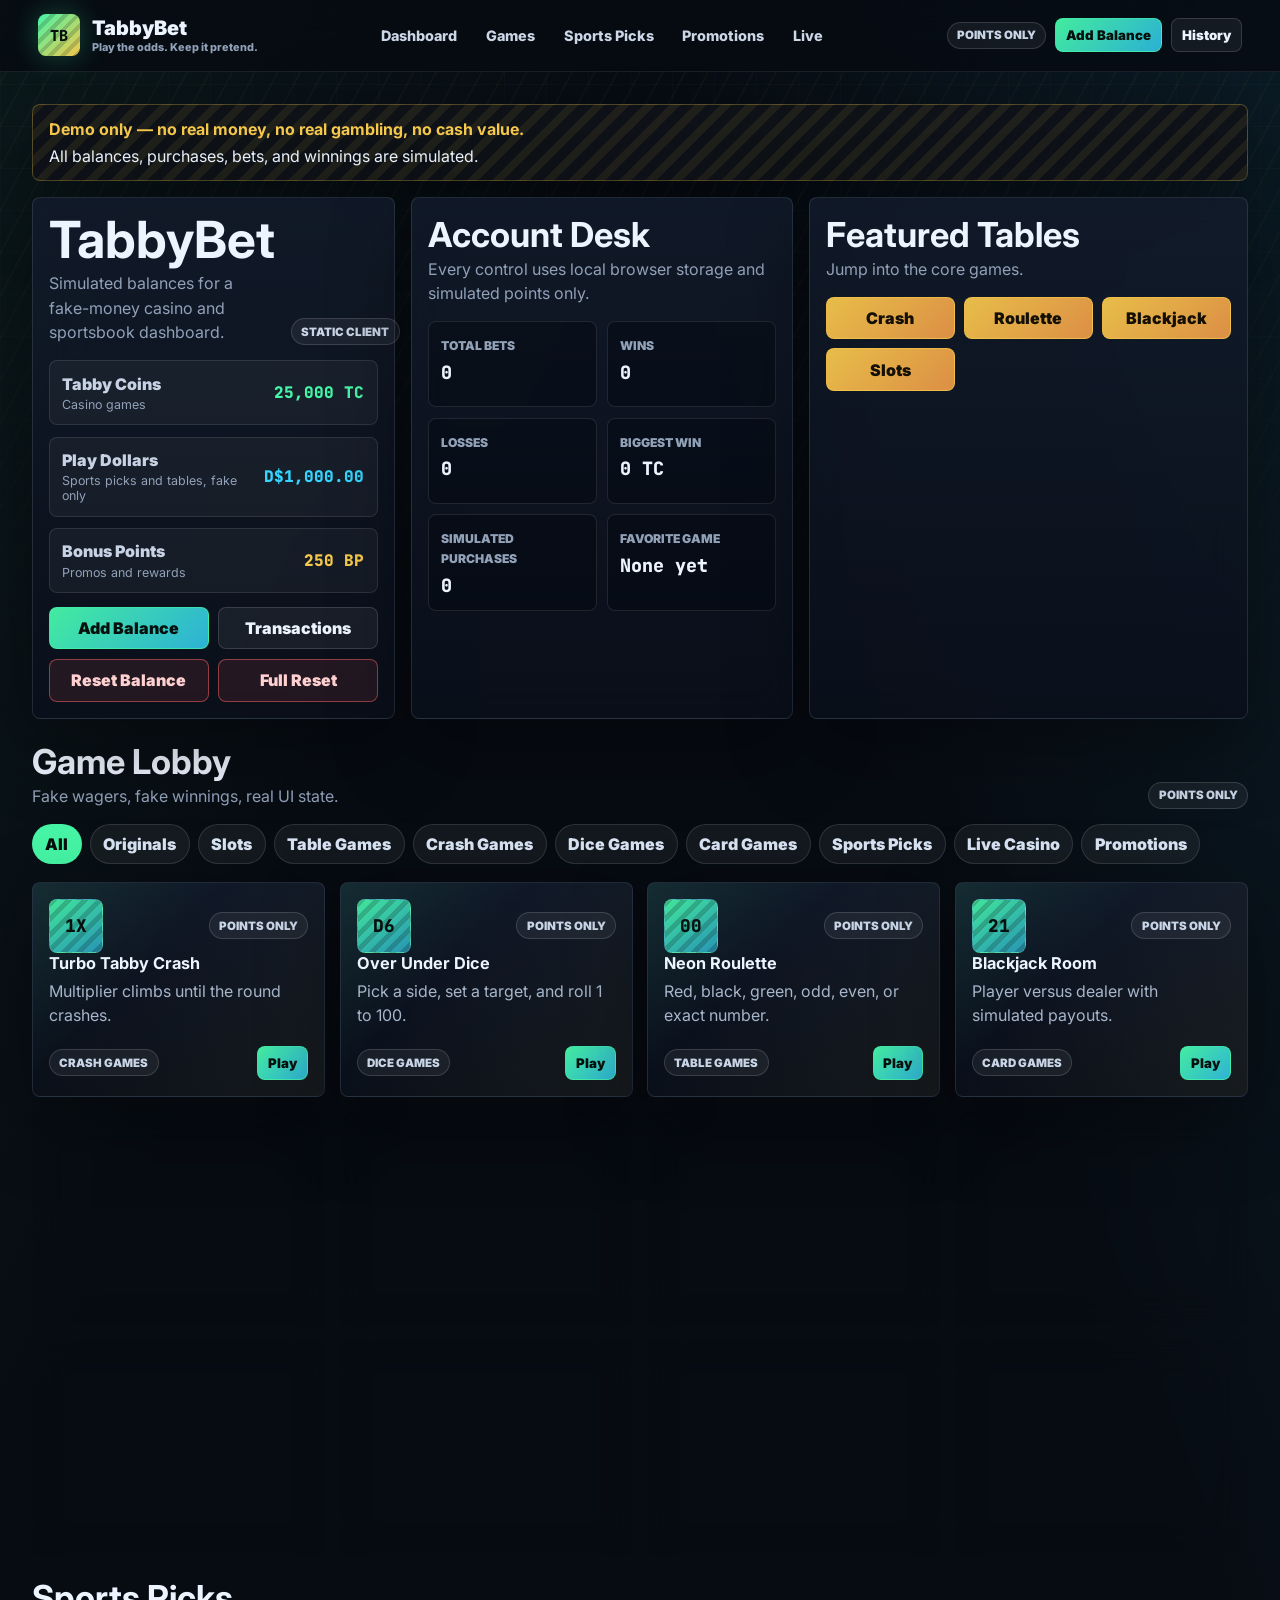
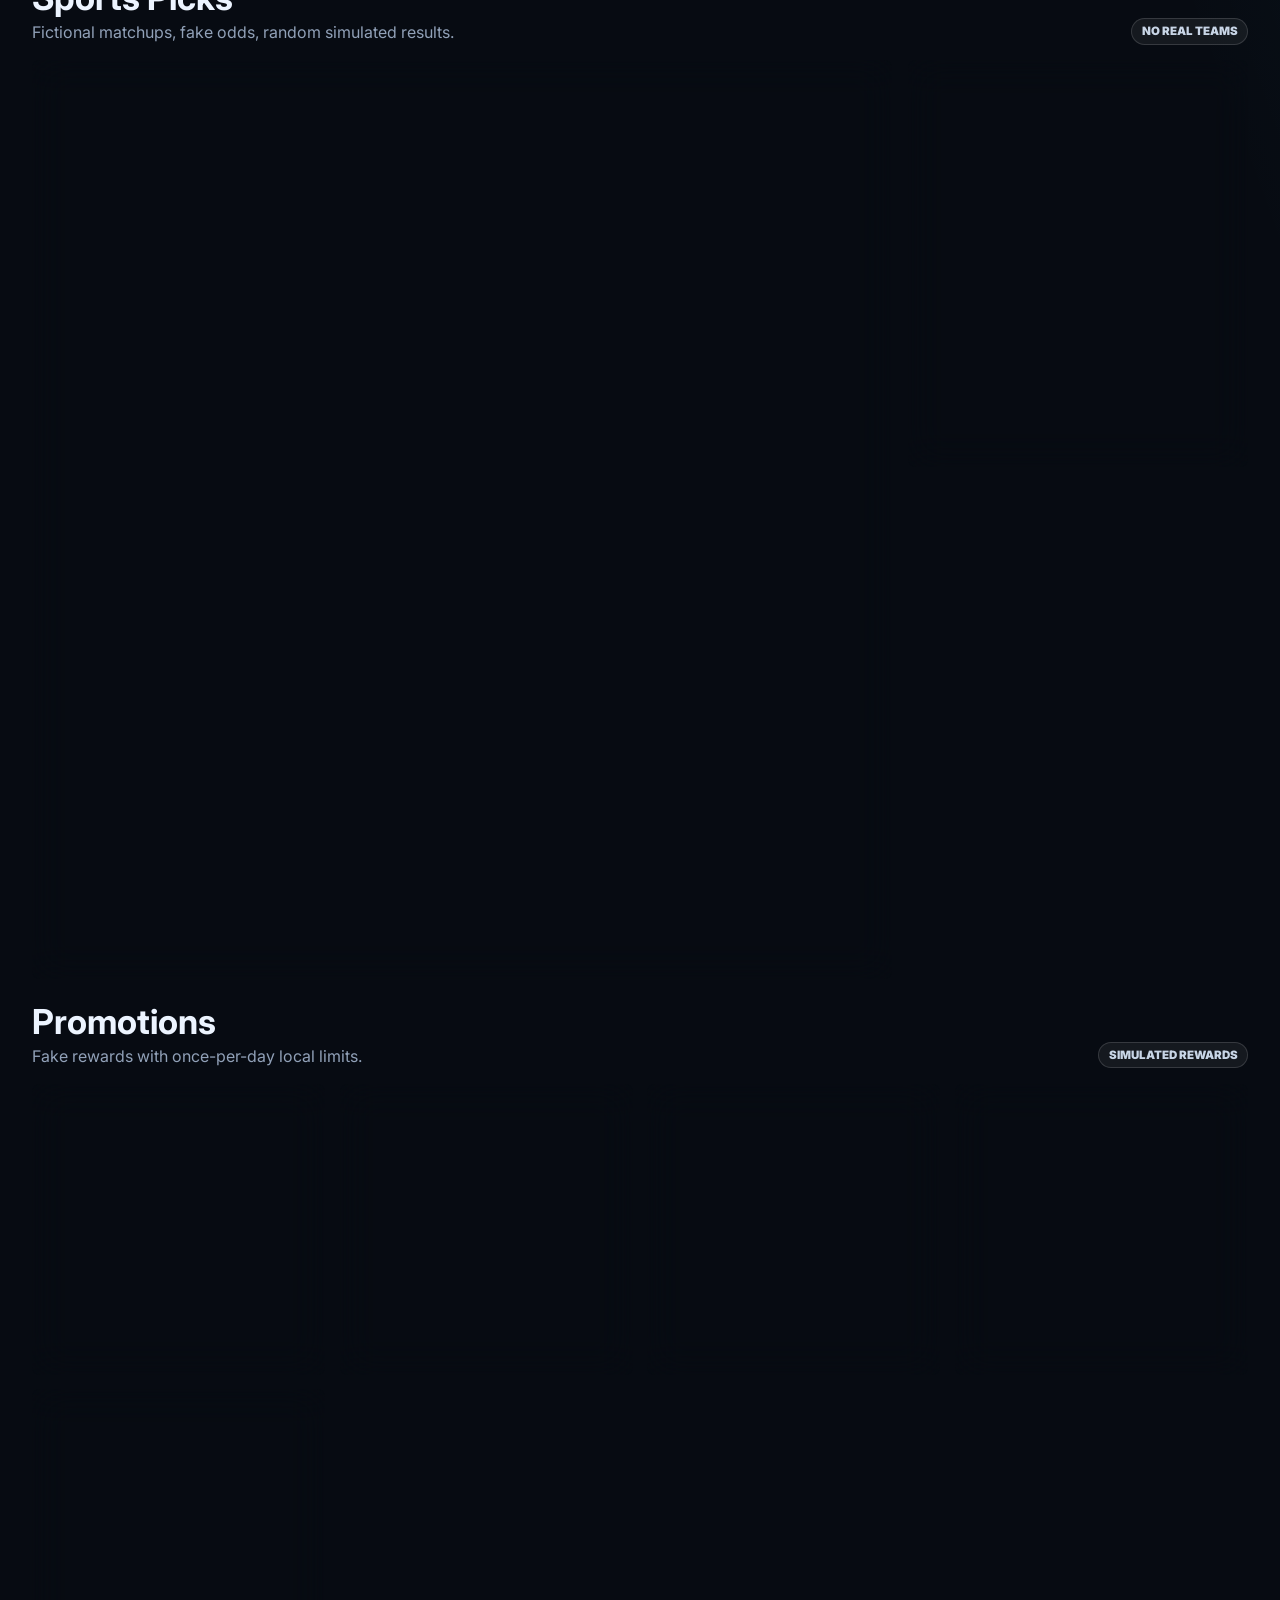
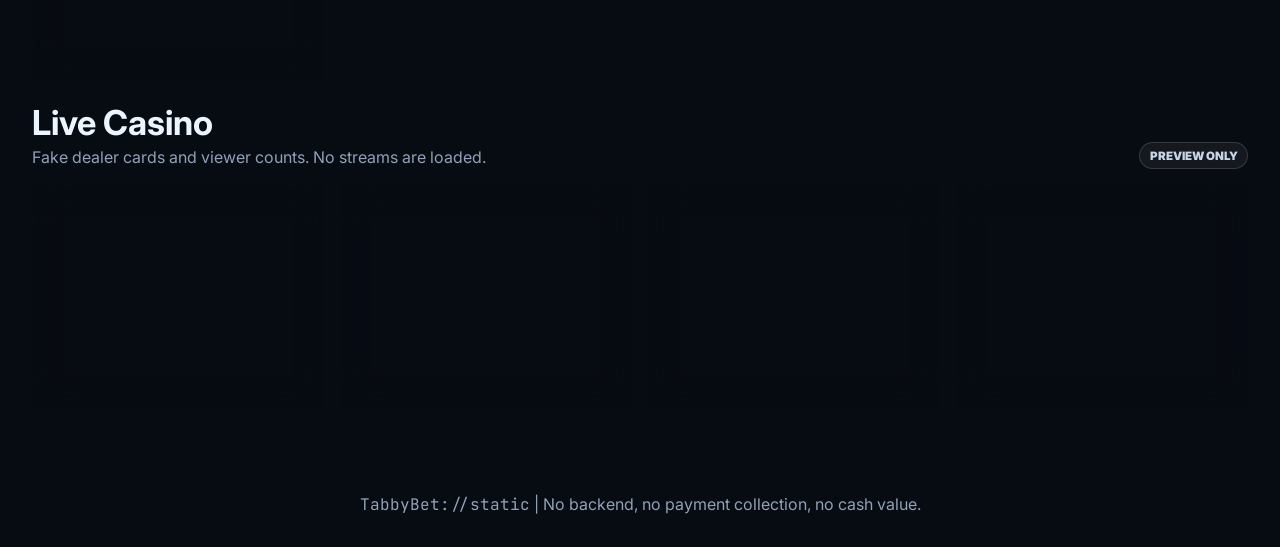
<file: index.html>
<!doctype html>
<html lang="en">
<head>
  <meta charset="utf-8">
  <meta name="viewport" content="width=device-width, initial-scale=1">
  <title>TabbyBet - Simulated Casino and Sportsbook</title>
  <link rel="preconnect" href="https://fonts.googleapis.com">
  <link rel="preconnect" href="https://fonts.gstatic.com" crossorigin>
  <link href="https://fonts.googleapis.com/css2?family=Inter:wght@400;500;600;700;800;900&family=JetBrains+Mono:wght@500;700;800&display=swap" rel="stylesheet">
  <style>
    :root {
      --bg: #070b12;
      --bg-soft: #0b111d;
      --panel: rgba(13, 20, 33, .88);
      --panel-strong: rgba(18, 27, 43, .96);
      --line: rgba(142, 165, 194, .18);
      --line-strong: rgba(70, 245, 165, .34);
      --text: #ecf4ff;
      --muted: #91a1b8;
      --green: #46f5a5;
      --cyan: #35d5ff;
      --gold: #f5c84c;
      --pink: #ff5fa3;
      --purple: #9b7cff;
      --red: #ff6262;
      --shadow: 0 24px 80px rgba(0, 0, 0, .36);
    }

    * { box-sizing: border-box; }
    html { scroll-behavior: smooth; }
    body {
      min-height: 100vh;
      margin: 0;
      color: var(--text);
      background:
        linear-gradient(115deg, rgba(70, 245, 165, .06), transparent 24%),
        linear-gradient(250deg, rgba(53, 213, 255, .08), transparent 26%),
        var(--bg);
      font-family: Inter, system-ui, -apple-system, BlinkMacSystemFont, "Segoe UI", sans-serif;
      letter-spacing: 0;
    }

    body:before {
      content: "";
      position: fixed;
      inset: 0;
      z-index: -1;
      background:
        linear-gradient(rgba(255, 255, 255, .025) 1px, transparent 1px),
        linear-gradient(90deg, rgba(255, 255, 255, .018) 1px, transparent 1px),
        repeating-linear-gradient(118deg, transparent 0 18px, rgba(245, 200, 76, .035) 18px 20px);
      background-size: 42px 42px, 42px 42px, auto;
      mask-image: linear-gradient(to bottom, #000 0%, transparent 92%);
      pointer-events: none;
    }

    button, input, select { font: inherit; }
    button { cursor: pointer; }
    button:disabled { cursor: not-allowed; opacity: .56; }
    a { color: inherit; text-decoration: none; }
    label { display: grid; gap: .42rem; color: #c8d5e6; font-size: .88rem; font-weight: 800; }
    input, select {
      width: 100%;
      border: 1px solid var(--line);
      border-radius: 8px;
      background: rgba(4, 8, 15, .72);
      color: var(--text);
      padding: .75rem .78rem;
      outline: none;
    }
    input:focus, select:focus, button:focus-visible, a:focus-visible {
      outline: 2px solid var(--green);
      outline-offset: 2px;
    }

    .mono { font-family: "JetBrains Mono", ui-monospace, SFMono-Regular, Consolas, monospace; }
    .topbar {
      position: sticky;
      top: 0;
      z-index: 40;
      display: grid;
      grid-template-columns: auto minmax(0, 1fr) auto;
      align-items: center;
      gap: 1rem;
      padding: .9rem clamp(1rem, 3vw, 2.4rem);
      border-bottom: 1px solid rgba(255, 255, 255, .08);
      background: rgba(7, 11, 18, .84);
      backdrop-filter: blur(20px);
    }

    .brand {
      display: inline-flex;
      align-items: center;
      gap: .7rem;
      font-weight: 900;
      font-size: 1.25rem;
    }
    .brand-mark {
      display: grid;
      place-items: center;
      width: 42px;
      height: 42px;
      border-radius: 8px;
      color: #08110e;
      background:
        repeating-linear-gradient(135deg, rgba(0, 0, 0, .16) 0 4px, transparent 4px 9px),
        linear-gradient(135deg, var(--green), var(--gold));
      box-shadow: 0 0 28px rgba(70, 245, 165, .28);
      font-family: "JetBrains Mono", monospace;
      font-size: .95rem;
    }
    .brand-name { display: grid; line-height: 1; }
    .brand-name small { color: var(--muted); font-size: .68rem; font-weight: 800; margin-top: .24rem; }

    .nav-links {
      display: flex;
      justify-content: center;
      flex-wrap: wrap;
      gap: .35rem;
    }
    .nav-links a {
      border-radius: 8px;
      padding: .58rem .72rem;
      color: #cbd7e7;
      font-weight: 800;
      font-size: .9rem;
    }
    .nav-links a:hover { background: rgba(255, 255, 255, .07); color: var(--green); }

    .top-actions { display: flex; align-items: center; justify-content: flex-end; gap: .55rem; flex-wrap: wrap; }
    .badge {
      display: inline-flex;
      align-items: center;
      gap: .35rem;
      width: fit-content;
      border: 1px solid rgba(70, 245, 165, .36);
      border-radius: 999px;
      background: rgba(70, 245, 165, .1);
      color: var(--green);
      padding: .34rem .58rem;
      font-size: .72rem;
      font-weight: 900;
      text-transform: uppercase;
      white-space: nowrap;
    }
    .badge.accent { border-color: rgba(245, 200, 76, .42); color: var(--gold); background: rgba(245, 200, 76, .11); }
    .badge.soft { border-color: rgba(255, 255, 255, .14); color: #c8d5e6; background: rgba(255, 255, 255, .06); }
    .badge.loss { border-color: rgba(255, 98, 98, .35); color: #ffb4b4; background: rgba(255, 98, 98, .1); }
    .badge.win { border-color: rgba(70, 245, 165, .35); color: var(--green); background: rgba(70, 245, 165, .1); }

    .btn {
      min-height: 40px;
      border: 1px solid rgba(255, 255, 255, .14);
      border-radius: 8px;
      color: var(--text);
      background: rgba(255, 255, 255, .06);
      padding: .65rem .86rem;
      font-weight: 900;
      transition: transform .18s ease, border-color .18s ease, background .18s ease, box-shadow .18s ease;
    }
    .btn:hover:not(:disabled) {
      transform: translateY(-1px);
      border-color: rgba(70, 245, 165, .55);
      box-shadow: 0 12px 34px rgba(0, 0, 0, .28);
    }
    .btn.primary {
      border-color: rgba(70, 245, 165, .65);
      background: linear-gradient(135deg, rgba(70, 245, 165, .96), rgba(53, 213, 255, .82));
      color: #06100d;
    }
    .btn.gold {
      border-color: rgba(245, 200, 76, .68);
      background: linear-gradient(135deg, rgba(245, 200, 76, .94), rgba(255, 164, 75, .86));
      color: #151006;
    }
    .btn.danger { border-color: rgba(255, 98, 98, .52); color: #ffd0d0; background: rgba(255, 98, 98, .1); }
    .btn.small { min-height: 34px; padding: .5rem .62rem; font-size: .83rem; }
    .btn.icon { width: 42px; padding: 0; }

    .app {
      width: min(1440px, 100%);
      margin: 0 auto;
      padding: clamp(1rem, 3vw, 2rem);
    }
    .section { scroll-margin-top: 92px; margin-bottom: 1.4rem; }
    .section-head {
      display: flex;
      align-items: end;
      justify-content: space-between;
      gap: 1rem;
      margin-bottom: .95rem;
    }
    h1, h2, h3, p { margin-top: 0; }
    h1 {
      margin-bottom: .35rem;
      font-size: clamp(1.8rem, 4vw, 3.35rem);
      line-height: 1;
      letter-spacing: 0;
    }
    h2 { margin-bottom: .1rem; font-size: clamp(1.35rem, 2.8vw, 2.15rem); letter-spacing: 0; }
    h3 { margin-bottom: .35rem; font-size: 1.02rem; letter-spacing: 0; }
    .muted { color: var(--muted); line-height: 1.55; }
    .tight { margin: 0; }

    .notice {
      display: grid;
      gap: .4rem;
      margin-bottom: 1rem;
      border: 1px solid rgba(245, 200, 76, .28);
      border-radius: 8px;
      background:
        repeating-linear-gradient(135deg, rgba(245, 200, 76, .075) 0 8px, transparent 8px 18px),
        rgba(16, 19, 24, .92);
      padding: .9rem 1rem;
      box-shadow: var(--shadow);
    }
    .notice strong { color: var(--gold); }

    .dashboard-grid {
      display: grid;
      grid-template-columns: minmax(260px, .95fr) minmax(280px, 1fr) minmax(300px, 1.15fr);
      gap: 1rem;
      align-items: stretch;
      margin-bottom: 1rem;
    }
    .panel, .card {
      min-width: 0;
      border: 1px solid var(--line);
      border-radius: 8px;
      background: linear-gradient(180deg, rgba(18, 27, 43, .86), rgba(10, 16, 27, .86));
      box-shadow: var(--shadow);
      backdrop-filter: blur(18px);
    }
    .panel { padding: 1rem; }

    .balance-list, .stat-grid {
      display: grid;
      gap: .7rem;
    }
    .balance-card {
      display: grid;
      grid-template-columns: minmax(0, 1fr) auto;
      align-items: center;
      gap: .8rem;
      border: 1px solid rgba(255, 255, 255, .1);
      border-radius: 8px;
      background: rgba(255, 255, 255, .045);
      padding: .78rem;
    }
    .balance-card.bump { animation: balancePulse .55s ease; }
    @keyframes balancePulse {
      35% { transform: translateY(-2px); border-color: rgba(70, 245, 165, .72); box-shadow: 0 0 24px rgba(70, 245, 165, .18); }
    }
    .balance-label { color: #c7d2e4; font-weight: 900; }
    .balance-help { color: var(--muted); font-size: .78rem; margin-top: .2rem; }
    .balance-value {
      color: var(--green);
      font-family: "JetBrains Mono", monospace;
      font-weight: 900;
      white-space: nowrap;
    }
    .balance-value.dd { color: var(--cyan); }
    .balance-value.bp { color: var(--gold); }

    .action-stack { display: grid; grid-template-columns: repeat(2, minmax(0, 1fr)); gap: .6rem; margin-top: .85rem; }
    .stats-mini {
      display: grid;
      grid-template-columns: repeat(2, minmax(0, 1fr));
      gap: .65rem;
    }
    .stat-tile {
      min-height: 86px;
      border: 1px solid rgba(255, 255, 255, .1);
      border-radius: 8px;
      background: rgba(4, 8, 15, .42);
      padding: .75rem;
    }
    .stat-tile span { color: var(--muted); font-size: .76rem; font-weight: 900; text-transform: uppercase; }
    .stat-tile strong { display: block; margin-top: .35rem; font: 900 1.15rem "JetBrains Mono", monospace; overflow-wrap: anywhere; }

    .tabs {
      display: flex;
      gap: .5rem;
      max-width: 100%;
      overflow-x: auto;
      padding-bottom: .2rem;
      scrollbar-width: thin;
    }
    .tab {
      border: 1px solid rgba(255, 255, 255, .12);
      border-radius: 999px;
      background: rgba(255, 255, 255, .055);
      color: #d9e5f5;
      padding: .58rem .78rem;
      font-weight: 900;
      white-space: nowrap;
    }
    .tab.active { border-color: rgba(70, 245, 165, .62); color: #07100e; background: var(--green); }

    .game-grid, .promo-grid, .live-grid, .package-grid {
      display: grid;
      grid-template-columns: repeat(auto-fit, minmax(240px, 1fr));
      gap: .9rem;
    }
    .card {
      position: relative;
      overflow: hidden;
      padding: 1rem;
    }
    .card:before {
      content: "";
      position: absolute;
      inset: 0;
      background: linear-gradient(135deg, rgba(70, 245, 165, .09), transparent 38%, rgba(245, 200, 76, .06));
      pointer-events: none;
    }
    .card > * { position: relative; }
    .card:hover { border-color: rgba(70, 245, 165, .38); }
    .card-row { display: flex; align-items: center; justify-content: space-between; gap: .7rem; }
    .card-row > * { min-width: 0; }
    .visual {
      display: grid;
      place-items: center;
      width: 54px;
      height: 54px;
      border-radius: 8px;
      border: 1px solid rgba(255, 255, 255, .12);
      background:
        repeating-linear-gradient(135deg, rgba(0, 0, 0, .18) 0 5px, transparent 5px 11px),
        linear-gradient(145deg, rgba(70, 245, 165, .92), rgba(53, 213, 255, .66));
      color: #06100d;
      font-family: "JetBrains Mono", monospace;
      font-weight: 900;
      font-size: 1.1rem;
    }
    .card p { color: #a7b6ca; line-height: 1.5; min-height: 3.2em; }
    .card-actions { display: flex; justify-content: space-between; align-items: center; gap: .7rem; margin-top: .8rem; }

    .sports-layout {
      display: grid;
      grid-template-columns: minmax(0, 1fr) 340px;
      gap: 1rem;
      align-items: start;
    }
    .sports-layout > *, .dashboard-grid > * { min-width: 0; }
    .match-list { display: grid; gap: .8rem; }
    .match-card {
      display: grid;
      gap: .78rem;
      border: 1px solid var(--line);
      border-radius: 8px;
      background: rgba(18, 27, 43, .84);
      padding: .9rem;
    }
    .odds-row { display: grid; grid-template-columns: repeat(2, minmax(0, 1fr)); gap: .55rem; }
    .odds-btn {
      display: grid;
      gap: .25rem;
      text-align: left;
      border: 1px solid rgba(255, 255, 255, .12);
      border-radius: 8px;
      background: rgba(255, 255, 255, .055);
      color: var(--text);
      padding: .72rem;
      font-weight: 900;
    }
    .odds-btn:hover { border-color: rgba(53, 213, 255, .5); }
    .odds-btn small { color: var(--gold); font-family: "JetBrains Mono", monospace; }
    .slip-list, .history-list { display: grid; gap: .55rem; max-height: 360px; overflow: auto; padding-right: .2rem; }
    .slip-item, .history-item, .ticket {
      border: 1px solid rgba(255, 255, 255, .1);
      border-radius: 8px;
      background: rgba(255, 255, 255, .045);
      padding: .68rem;
    }

    .modal-backdrop {
      position: fixed;
      inset: 0;
      z-index: 80;
      display: grid;
      place-items: center;
      background: rgba(2, 5, 10, .78);
      backdrop-filter: blur(16px);
      padding: 1rem;
    }
    .modal {
      width: min(1050px, 100%);
      max-height: min(92vh, 900px);
      display: grid;
      grid-template-rows: auto minmax(0, 1fr);
      border: 1px solid rgba(255, 255, 255, .14);
      border-radius: 8px;
      background: linear-gradient(180deg, rgba(14, 21, 35, .98), rgba(6, 10, 18, .98));
      box-shadow: 0 30px 120px rgba(0, 0, 0, .62);
      overflow: hidden;
    }
    .modal-head {
      display: flex;
      align-items: center;
      justify-content: space-between;
      gap: 1rem;
      border-bottom: 1px solid rgba(255, 255, 255, .1);
      padding: .9rem 1rem;
    }
    .modal-body { overflow: auto; padding: 1rem; }

    .game-layout {
      display: grid;
      grid-template-columns: 310px minmax(0, 1fr);
      gap: 1rem;
      align-items: start;
    }
    .control-card {
      display: grid;
      gap: .75rem;
      border: 1px solid rgba(255, 255, 255, .1);
      border-radius: 8px;
      background: rgba(255, 255, 255, .045);
      padding: .85rem;
    }
    .game-stage {
      min-height: 410px;
      border: 1px solid rgba(255, 255, 255, .1);
      border-radius: 8px;
      background:
        linear-gradient(rgba(255, 255, 255, .03) 1px, transparent 1px),
        linear-gradient(90deg, rgba(255, 255, 255, .025) 1px, transparent 1px),
        rgba(2, 6, 14, .62);
      background-size: 28px 28px;
      padding: 1rem;
    }
    .status {
      min-height: 48px;
      border: 1px solid rgba(255, 255, 255, .1);
      border-radius: 8px;
      background: rgba(255, 255, 255, .045);
      padding: .72rem;
      color: #dbe7f6;
      line-height: 1.45;
    }
    .status.win { border-color: rgba(70, 245, 165, .4); color: var(--green); }
    .status.loss { border-color: rgba(255, 98, 98, .4); color: #ffb4b4; }

    .meter {
      display: grid;
      place-items: center;
      min-height: 190px;
      border-radius: 8px;
      border: 1px solid rgba(70, 245, 165, .2);
      background: linear-gradient(145deg, rgba(70, 245, 165, .08), rgba(53, 213, 255, .055));
      font: 900 clamp(2.4rem, 8vw, 5.4rem) "JetBrains Mono", monospace;
      color: var(--green);
      text-shadow: 0 0 24px rgba(70, 245, 165, .34);
    }
    .meter.danger { color: var(--red); border-color: rgba(255, 98, 98, .38); text-shadow: 0 0 24px rgba(255, 98, 98, .26); }
    .mini-grid { display: grid; grid-template-columns: repeat(auto-fit, minmax(120px, 1fr)); gap: .55rem; }
    .result-chip {
      border: 1px solid rgba(255, 255, 255, .11);
      border-radius: 8px;
      background: rgba(255, 255, 255, .045);
      padding: .58rem;
      font-family: "JetBrains Mono", monospace;
      text-align: center;
    }

    .wheel {
      display: grid;
      place-items: center;
      width: min(320px, 100%);
      aspect-ratio: 1;
      margin: 0 auto;
      border: 14px solid rgba(255, 255, 255, .1);
      border-radius: 50%;
      background:
        conic-gradient(#121b2b 0 10deg, #d43f52 10deg 20deg, #101820 20deg 30deg, #46f5a5 30deg 40deg, #d43f52 40deg 50deg, #101820 50deg 60deg, #d43f52 60deg 70deg, #101820 70deg 80deg, #d43f52 80deg 90deg, #101820 90deg 100deg, #46f5a5 100deg 110deg, #d43f52 110deg 120deg, #101820 120deg 130deg, #d43f52 130deg 140deg, #101820 140deg 150deg, #d43f52 150deg 160deg, #101820 160deg 170deg, #46f5a5 170deg 180deg, #d43f52 180deg 190deg, #101820 190deg 200deg, #d43f52 200deg 210deg, #101820 210deg 220deg, #d43f52 220deg 230deg, #101820 230deg 240deg, #46f5a5 240deg 250deg, #d43f52 250deg 260deg, #101820 260deg 270deg, #d43f52 270deg 280deg, #101820 280deg 290deg, #d43f52 290deg 300deg, #101820 300deg 310deg, #46f5a5 310deg 320deg, #d43f52 320deg 330deg, #101820 330deg 340deg, #d43f52 340deg 350deg, #101820 350deg 360deg);
      box-shadow: inset 0 0 36px rgba(0, 0, 0, .45), 0 0 34px rgba(70, 245, 165, .13);
    }
    .wheel.spin { animation: wheelSpin .8s ease-in-out infinite; }
    @keyframes wheelSpin { to { transform: rotate(360deg); } }
    .wheel-number {
      display: grid;
      place-items: center;
      width: 116px;
      height: 116px;
      border-radius: 50%;
      border: 1px solid rgba(255, 255, 255, .22);
      background: rgba(5, 8, 14, .92);
      font: 900 2.4rem "JetBrains Mono", monospace;
    }

    .cards { display: flex; flex-wrap: wrap; gap: .45rem; }
    .playing-card {
      min-width: 54px;
      min-height: 74px;
      display: grid;
      place-items: center;
      border: 1px solid rgba(255, 255, 255, .16);
      border-radius: 8px;
      background: linear-gradient(180deg, #f6fbff, #d7e3ef);
      color: #101722;
      font: 900 1rem "JetBrains Mono", monospace;
      box-shadow: 0 8px 20px rgba(0, 0, 0, .2);
    }
    .playing-card.hidden { background: linear-gradient(135deg, var(--green), var(--gold)); color: #06100d; }

    .reels {
      display: grid;
      grid-template-columns: repeat(5, minmax(48px, 1fr));
      gap: .65rem;
      margin: 1rem 0;
    }
    .reel {
      display: grid;
      place-items: center;
      min-height: 112px;
      border: 1px solid rgba(255, 255, 255, .12);
      border-radius: 8px;
      background: linear-gradient(180deg, rgba(255, 255, 255, .1), rgba(255, 255, 255, .035));
      font: 900 clamp(1.05rem, 3vw, 1.55rem) "JetBrains Mono", monospace;
      text-align: center;
    }
    .reel.spin { animation: reelPulse .14s linear infinite; }
    @keyframes reelPulse { 50% { transform: translateY(4px); filter: brightness(1.35); } }

    .mine-grid {
      display: grid;
      grid-template-columns: repeat(5, minmax(44px, 76px));
      gap: .55rem;
      justify-content: center;
      margin: 1rem auto;
    }
    .mine-tile {
      aspect-ratio: 1;
      border: 1px solid rgba(255, 255, 255, .12);
      border-radius: 8px;
      background: linear-gradient(145deg, rgba(70, 245, 165, .16), rgba(53, 213, 255, .08));
      color: var(--text);
      font: 900 .9rem "JetBrains Mono", monospace;
    }
    .mine-tile.safe { background: rgba(70, 245, 165, .22); border-color: rgba(70, 245, 165, .48); color: var(--green); }
    .mine-tile.mine { background: rgba(255, 98, 98, .22); border-color: rgba(255, 98, 98, .48); color: #ffb4b4; }

    .toast-stack {
      position: fixed;
      right: 1rem;
      bottom: 1rem;
      z-index: 100;
      display: grid;
      gap: .55rem;
      width: min(360px, calc(100vw - 2rem));
    }
    .toast {
      border: 1px solid rgba(255, 255, 255, .14);
      border-radius: 8px;
      background: rgba(10, 16, 27, .96);
      box-shadow: var(--shadow);
      padding: .78rem .86rem;
      color: #dce8f7;
      animation: toastIn .2s ease;
    }
    @keyframes toastIn { from { transform: translateY(8px); opacity: 0; } }

    .empty {
      border: 1px dashed rgba(255, 255, 255, .16);
      border-radius: 8px;
      color: var(--muted);
      padding: .8rem;
      text-align: center;
    }

    footer {
      color: var(--muted);
      padding: 2rem 1rem;
      text-align: center;
    }

    @media (max-width: 1100px) {
      .topbar { grid-template-columns: 1fr; }
      .nav-links { justify-content: flex-start; }
      .top-actions { justify-content: flex-start; }
      .dashboard-grid, .sports-layout { grid-template-columns: 1fr; }
    }
    @media (max-width: 760px) {
      .app { padding: .8rem; }
      .section-head { align-items: start; flex-direction: column; }
      .stats-mini, .action-stack, .odds-row, .game-layout { grid-template-columns: 1fr; }
      .modal-backdrop { padding: .5rem; }
      .modal-body { padding: .8rem; }
      .reels { gap: .38rem; }
      .reel { min-height: 82px; }
    }
  </style>
</head>
<body>
  <header class="topbar">
    <a class="brand" href="#dashboard" aria-label="Open TabbyBet dashboard">
      <span class="brand-mark">TB</span>
      <span class="brand-name">TabbyBet <small>Play the odds. Keep it pretend.</small></span>
    </a>
    <nav class="nav-links" aria-label="Primary">
      <a href="#dashboard">Dashboard</a>
      <a href="#games">Games</a>
      <a href="#sports">Sports Picks</a>
      <a href="#promotions">Promotions</a>
      <a href="#live">Live</a>
    </nav>
    <div class="top-actions">
      <span class="badge soft">Points Only</span>
      <button class="btn primary small" id="topAddBalance">Add Balance</button>
      <button class="btn small" id="topHistory">History</button>
    </div>
  </header>

  <main class="app">
    <section class="section" id="dashboard">
      <div class="notice" role="note" aria-label="Safety disclaimers">
        <strong>Demo only — no real money, no real gambling, no cash value.</strong>
        <span>All balances, purchases, bets, and winnings are simulated.</span>
      </div>

      <div class="dashboard-grid">
        <section class="panel" aria-labelledby="balanceTitle">
          <div class="section-head">
            <div>
              <h1 id="balanceTitle">TabbyBet</h1>
              <p class="muted tight">Simulated balances for a fake-money casino and sportsbook dashboard.</p>
            </div>
            <span class="badge soft">Static client</span>
          </div>
          <div class="balance-list" id="balanceList"></div>
          <div class="action-stack">
            <button class="btn primary" id="addBalance">Add Balance</button>
            <button class="btn" id="openHistory">Transactions</button>
            <button class="btn danger" id="resetBalances">Reset Balance</button>
            <button class="btn danger" id="fullReset">Full Reset</button>
          </div>
        </section>

        <section class="panel" aria-labelledby="quickTitle">
          <div class="section-head">
            <div>
              <h2 id="quickTitle">Account Desk</h2>
              <p class="muted tight">Every control uses local browser storage and simulated points only.</p>
            </div>
          </div>
          <div class="stats-mini" id="statsMini"></div>
        </section>

        <section class="panel" aria-labelledby="featuredTitle">
          <div class="section-head">
            <div>
              <h2 id="featuredTitle">Featured Tables</h2>
              <p class="muted tight">Jump into the core games.</p>
            </div>
          </div>
          <div class="mini-grid">
            <button class="btn gold" data-open-game="crash">Crash</button>
            <button class="btn gold" data-open-game="roulette">Roulette</button>
            <button class="btn gold" data-open-game="blackjack">Blackjack</button>
            <button class="btn gold" data-open-game="slots">Slots</button>
          </div>
        </section>
      </div>
    </section>

    <section class="section" id="games">
      <div class="section-head">
        <div>
          <h2>Game Lobby</h2>
          <p class="muted tight">Fake wagers, fake winnings, real UI state.</p>
        </div>
        <span class="badge soft">Points Only</span>
      </div>
      <div class="tabs" id="categoryTabs" aria-label="Game categories"></div>
      <div class="game-grid" id="gameGrid" style="margin-top:.9rem"></div>
    </section>

    <section class="section" id="sports">
      <div class="section-head">
        <div>
          <h2>Sports Picks</h2>
          <p class="muted tight">Fictional matchups, fake odds, random simulated results.</p>
        </div>
        <span class="badge soft">No real teams</span>
      </div>
      <div class="sports-layout">
        <section class="panel">
          <div class="tabs" id="sportsTabs" aria-label="Sports categories"></div>
          <div class="match-list" id="matchList" style="margin-top:.9rem"></div>
        </section>
        <aside class="panel" aria-labelledby="slipTitle">
          <div class="section-head">
            <div>
              <h3 id="slipTitle">Bet Slip</h3>
              <p class="muted tight">Uses D$ only.</p>
            </div>
          </div>
          <div class="slip-list" id="slipList"></div>
          <label style="margin-top:.75rem">D$ Stake
            <input id="slipStake" type="number" min="1" step="1" value="25">
          </label>
          <p class="muted" id="slipPayout" style="margin:.65rem 0 0">Potential simulated payout: D$0.00</p>
          <div class="action-stack">
            <button class="btn primary" id="placeSlip">Place Fake Bet</button>
            <button class="btn danger" id="clearSlip">Clear Slip</button>
          </div>
          <h3 style="margin-top:1rem">Open Tickets</h3>
          <div class="slip-list" id="ticketList"></div>
        </aside>
      </div>
    </section>

    <section class="section" id="promotions">
      <div class="section-head">
        <div>
          <h2>Promotions</h2>
          <p class="muted tight">Fake rewards with once-per-day local limits.</p>
        </div>
        <span class="badge soft">Simulated rewards</span>
      </div>
      <div class="promo-grid" id="promoGrid"></div>
    </section>

    <section class="section" id="live">
      <div class="section-head">
        <div>
          <h2>Live Casino</h2>
          <p class="muted tight">Fake dealer cards and viewer counts. No streams are loaded.</p>
        </div>
        <span class="badge soft">Preview only</span>
      </div>
      <div class="live-grid" id="liveGrid"></div>
    </section>
  </main>

  <footer>
    <span class="mono">TabbyBet://static</span>
    <span> | No backend, no payment collection, no cash value.</span>
  </footer>

  <div class="toast-stack" id="toastStack" aria-live="polite" aria-atomic="true"></div>
  <div id="modalRoot"></div>

  <script>
    const $ = (selector, root = document) => root.querySelector(selector);
    const $$ = (selector, root = document) => [...root.querySelectorAll(selector)];

    const KEYS = {
      balances: "tabbybet_balances",
      history: "tabbybet_history",
      stats: "tabbybet_stats",
      daily: "tabbybet_daily_bonus"
    };
    const DEFAULT_BALANCES = { tc: 25000, dd: 1000, bp: 250 };
    const DEFAULT_STATS = {
      totalBets: 0,
      wins: 0,
      losses: 0,
      biggestWin: { amount: 0, currency: "tc" },
      simulatedPurchases: 0,
      favoriteCounts: {}
    };

    const categories = [
      "All",
      "Originals",
      "Slots",
      "Table Games",
      "Crash Games",
      "Dice Games",
      "Card Games",
      "Sports Picks",
      "Live Casino",
      "Promotions"
    ];
    const games = [
      { id: "crash", category: "Crash Games", title: "Turbo Tabby Crash", icon: "1X", desc: "Multiplier climbs until the round crashes." },
      { id: "dice", category: "Dice Games", title: "Over Under Dice", icon: "D6", desc: "Pick a side, set a target, and roll 1 to 100." },
      { id: "roulette", category: "Table Games", title: "Neon Roulette", icon: "00", desc: "Red, black, green, odd, even, or exact number." },
      { id: "blackjack", category: "Card Games", title: "Blackjack Room", icon: "21", desc: "Player versus dealer with simulated payouts." },
      { id: "slots", category: "Slots", title: "Tabby Reels", icon: "777", desc: "Five reel slot game with premium tabby styling." },
      { id: "mines", category: "Originals", title: "Catwalk Mines", icon: "5x5", desc: "Reveal safe tiles and lock a fake cash out before a mine." },
      { id: "sports", category: "Sports Picks", title: "Sports Picks Desk", icon: "D$", desc: "Build a fake slip from fictional matchups." },
      { id: "live-blackjack", category: "Live Casino", title: "Live Blackjack", icon: "LB", desc: "A staged live-table card for blackjack." },
      { id: "live-roulette", category: "Live Casino", title: "Live Roulette", icon: "LR", desc: "A fake live-table card for roulette." },
      { id: "promo", category: "Promotions", title: "Daily Bonus Board", icon: "BP", desc: "Claim fake rewards with local daily limits." },
      { id: "baccarat-preview", category: "Table Games", title: "Baccarat", icon: "BC", desc: "Preview card for a simulated table game." },
      { id: "game-show-preview", category: "Originals", title: "Game Show", icon: "GS", desc: "Prize-wheel style preview with no real stakes." }
    ];

    const packages = [
      { name: "Kitten Pack", currency: "tc", amount: 5000, price: "$4.99", label: "5,000 TC" },
      { name: "Tabby Pack", currency: "tc", amount: 25000, price: "$19.99", label: "25,000 TC" },
      { name: "High Roller Cat Pack", currency: "tc", amount: 100000, price: "$49.99", label: "100,000 TC" },
      { name: "Play Dollars Pack", currency: "dd", amount: 1000, price: "$9.99", label: "D$1,000" },
      { name: "Bonus Points Pack", currency: "bp", amount: 500, price: "$2.99", label: "500 BP" }
    ];

    const promos = [
      { id: "daily", title: "Daily Login Bonus", reward: { tc: 1500, bp: 25 }, desc: "A small fake stack for checking in." },
      { id: "spins", title: "Free Spins", reward: { tc: 3000 }, desc: "Adds simulated TC for slot spins." },
      { id: "points", title: "Bonus Points Drop", reward: { bp: 100 }, desc: "A local BP reward with no cash value." },
      { id: "weekend", title: "Weekend Boost", reward: { tc: 2500, dd: 75 }, desc: "A fake boost package for the dashboard." },
      { id: "sports", title: "Sports Pick Bonus", reward: { dd: 100, bp: 40 }, desc: "Adds pretend D$ for fictional picks." }
    ];

    const sports = ["All", "Football", "Basketball", "Soccer", "Esports"];
    const matches = [
      { id: "fb-1", sport: "Football", league: "Metro Bowl", teams: ["Miami Sharks", "Dallas Bulls"], odds: [-120, 105] },
      { id: "bb-1", sport: "Basketball", league: "Night Court", teams: ["Los Angeles Stars", "New York Knights"], odds: [135, -155] },
      { id: "sc-1", sport: "Soccer", league: "Continental League", teams: ["London United", "Paris Royals"], odds: [118, -132] },
      { id: "es-1", sport: "Esports", league: "Pixel Cup", teams: ["Neon Panthers", "Cyber Wolves"], odds: [-105, -115] },
      { id: "es-2", sport: "Esports", league: "Dragon Circuit", teams: ["Tokyo Dragons", "Seoul Tigers"], odds: [142, -164] }
    ];

    const state = {
      balances: loadJSON(KEYS.balances, DEFAULT_BALANCES),
      history: loadJSON(KEYS.history, []),
      stats: normalizeStats(loadJSON(KEYS.stats, DEFAULT_STATS)),
      daily: loadJSON(KEYS.daily, {}),
      category: "All",
      sportsFilter: "All",
      slip: [],
      tickets: [],
      crashHistory: [],
      rouletteHistory: [],
      activeCleanup: null
    };

    function loadJSON(key, fallback) {
      try {
        const raw = localStorage.getItem(key);
        return raw ? JSON.parse(raw) : JSON.parse(JSON.stringify(fallback));
      } catch {
        return JSON.parse(JSON.stringify(fallback));
      }
    }

    function normalizeStats(raw) {
      const stats = { ...DEFAULT_STATS, ...(raw || {}) };
      if (stats.wins === undefined && stats.demoWins !== undefined) stats.wins = stats.demoWins;
      if (stats.losses === undefined && stats.demoLosses !== undefined) stats.losses = stats.demoLosses;
      delete stats.demoWins;
      delete stats.demoLosses;
      stats.favoriteCounts = stats.favoriteCounts || {};
      stats.biggestWin = stats.biggestWin || { amount: 0, currency: "tc" };
      return stats;
    }

    function save(key, value) {
      localStorage.setItem(key, JSON.stringify(value));
    }

    function saveAll() {
      save(KEYS.balances, state.balances);
      save(KEYS.history, state.history);
      save(KEYS.stats, state.stats);
      save(KEYS.daily, state.daily);
    }

    function formatCurrency(currency, value) {
      const amount = Number(value) || 0;
      if (currency === "tc") return amount.toLocaleString(undefined, { maximumFractionDigits: 0 }) + " TC";
      if (currency === "dd") return "D$" + amount.toLocaleString(undefined, { minimumFractionDigits: 2, maximumFractionDigits: 2 });
      return amount.toLocaleString(undefined, { maximumFractionDigits: 0 }) + " BP";
    }

    function normalizeAmount(currency, amount) {
      const n = Number(amount);
      if (!Number.isFinite(n)) return 0;
      return currency === "dd" ? Math.round(n * 100) / 100 : Math.floor(n);
    }

    function adjustBalance(currency, amount) {
      const next = normalizeAmount(currency, (Number(state.balances[currency]) || 0) + Number(amount));
      state.balances[currency] = Math.max(0, next);
      save(KEYS.balances, state.balances);
      renderBalances(currency);
    }

    function addHistory(kind, title, detail, amount = "", currency = "") {
      state.history.unshift({
        id: String(Date.now() + Math.random()),
        time: new Date().toISOString(),
        kind,
        title,
        detail,
        amount,
        currency
      });
      state.history = state.history.slice(0, 90);
      save(KEYS.history, state.history);
    }

    function setFavorite(game) {
      state.stats.favoriteCounts[game] = (state.stats.favoriteCounts[game] || 0) + 1;
    }

    function favoriteGame() {
      const entries = Object.entries(state.stats.favoriteCounts || {});
      if (!entries.length) return "None yet";
      entries.sort((a, b) => b[1] - a[1]);
      return entries[0][0];
    }

    function noteWin(amount, currency) {
      state.stats.wins += 1;
      const biggest = state.stats.biggestWin || { amount: 0, currency };
      if (Number(amount) > Number(biggest.amount || 0)) {
        state.stats.biggestWin = { amount: normalizeAmount(currency, amount), currency };
      }
    }

    function noteLoss() {
      state.stats.losses += 1;
    }

    function placeBet(game, currency, amount) {
      const bet = normalizeAmount(currency, amount);
      if (bet <= 0) {
        toast("Enter a positive simulated bet.", "loss");
        return null;
      }
      if (bet > Number(state.balances[currency] || 0)) {
        toast("Balance is too low for that fake bet.", "loss");
        return null;
      }
      adjustBalance(currency, -bet);
      state.stats.totalBets += 1;
      setFavorite(game);
      save(KEYS.stats, state.stats);
      renderStats();
      addHistory("Bet", game + " bet placed", "Fake wager accepted using " + formatCurrency(currency, bet) + ".", bet, currency);
      return bet;
    }

    function settleBet(game, didWin, payout, currency, detail) {
      const normalized = normalizeAmount(currency, payout);
      if (didWin) {
        adjustBalance(currency, normalized);
        noteWin(normalized, currency);
        addHistory("Win", game + " win", detail + " Payout " + formatCurrency(currency, normalized) + ".", normalized, currency);
      } else {
        noteLoss();
        addHistory("Loss", game + " loss", detail, 0, currency);
      }
      save(KEYS.stats, state.stats);
      renderStats();
    }

    function escapeHTML(value) {
      return String(value).replace(/[&<>"']/g, char => ({ "&": "&amp;", "<": "&lt;", ">": "&gt;", '"': "&quot;", "'": "&#39;" }[char]));
    }

    function todayKey() {
      return new Date().toISOString().slice(0, 10);
    }

    function toast(message) {
      const stack = $("#toastStack");
      const item = document.createElement("div");
      item.className = "toast";
      item.textContent = message;
      stack.appendChild(item);
      setTimeout(() => item.remove(), 4200);
    }

    function openModal(title, body, afterOpen) {
      clearActiveCleanup();
      $("#modalRoot").innerHTML = `
        <div class="modal-backdrop" role="presentation">
          <section class="modal" role="dialog" aria-modal="true" aria-labelledby="modalTitle">
            <div class="modal-head">
              <div>
                <h2 id="modalTitle" class="tight">${title}</h2>
                <p class="muted tight">No real money, no gambling, no cash value.</p>
              </div>
              <button class="btn icon" id="closeModal" aria-label="Close modal">X</button>
            </div>
            <div class="modal-body">${body}</div>
          </section>
        </div>`;
      $("#closeModal").onclick = closeModal;
      $(".modal-backdrop").onclick = event => {
        if (event.target.classList.contains("modal-backdrop")) closeModal();
      };
      if (afterOpen) afterOpen($(".modal-body"));
      const focusable = $(".modal button, .modal input, .modal select");
      if (focusable) focusable.focus();
    }

    function closeModal() {
      clearActiveCleanup();
      $("#modalRoot").innerHTML = "";
    }

    function clearActiveCleanup() {
      if (typeof state.activeCleanup === "function") state.activeCleanup();
      state.activeCleanup = null;
    }

    function renderBalances(changed) {
      $("#balanceList").innerHTML = `
        <div class="balance-card ${changed === "tc" ? "bump" : ""}">
          <div><div class="balance-label">Tabby Coins</div><div class="balance-help">Casino games</div></div>
          <div class="balance-value">${formatCurrency("tc", state.balances.tc)}</div>
        </div>
        <div class="balance-card ${changed === "dd" ? "bump" : ""}">
          <div><div class="balance-label">Play Dollars</div><div class="balance-help">Sports picks and tables, fake only</div></div>
          <div class="balance-value dd">${formatCurrency("dd", state.balances.dd)}</div>
        </div>
        <div class="balance-card ${changed === "bp" ? "bump" : ""}">
          <div><div class="balance-label">Bonus Points</div><div class="balance-help">Promos and rewards</div></div>
          <div class="balance-value bp">${formatCurrency("bp", state.balances.bp)}</div>
        </div>`;
    }

    function renderStats() {
      const biggest = state.stats.biggestWin || { amount: 0, currency: "tc" };
      $("#statsMini").innerHTML = `
        <div class="stat-tile"><span>Total bets</span><strong>${state.stats.totalBets}</strong></div>
        <div class="stat-tile"><span>Wins</span><strong>${state.stats.wins}</strong></div>
        <div class="stat-tile"><span>Losses</span><strong>${state.stats.losses}</strong></div>
        <div class="stat-tile"><span>Biggest win</span><strong>${formatCurrency(biggest.currency, biggest.amount)}</strong></div>
        <div class="stat-tile"><span>Simulated purchases</span><strong>${state.stats.simulatedPurchases}</strong></div>
        <div class="stat-tile"><span>Favorite game</span><strong>${escapeHTML(favoriteGame())}</strong></div>`;
    }

    function renderCategories() {
      $("#categoryTabs").innerHTML = categories.map(category => `
        <button class="tab ${state.category === category ? "active" : ""}" data-category="${category}">${category}</button>
      `).join("");
      $$("[data-category]").forEach(button => {
        button.onclick = () => {
          state.category = button.dataset.category;
          renderCategories();
          renderGameGrid();
        };
      });
    }

    function renderGameGrid() {
      const visible = state.category === "All" ? games : games.filter(game => game.category === state.category);
      $("#gameGrid").innerHTML = visible.map(game => `
        <article class="card">
          <div class="card-row">
            <div class="visual">${game.icon}</div>
            <span class="badge soft">Points Only</span>
          </div>
          <h3>${game.title}</h3>
          <p>${game.desc}</p>
          <div class="card-actions">
            <span class="badge soft">${game.category}</span>
            <button class="btn primary small" data-card-game="${game.id}">Play</button>
          </div>
        </article>
      `).join("");
      $$("[data-card-game]").forEach(button => {
        button.onclick = () => routeGame(button.dataset.cardGame);
      });
    }

    function routeGame(id) {
      if (id === "sports") {
        location.hash = "#sports";
        $("#slipStake").focus();
      } else if (id === "promo") {
        location.hash = "#promotions";
      } else if (id === "live-blackjack") {
        openGame("blackjack");
      } else if (id === "live-roulette") {
        openGame("roulette");
      } else if (id.endsWith("-preview")) {
        toast("Preview only — no real stream or real wager exists.");
      } else {
        openGame(id);
      }
    }

    function openStore() {
      openModal("Add Balance", `
        <div class="notice">
          <strong>All purchases are simulated.</strong>
          <span>No payment info is collected, and no real payment will be made.</span>
        </div>
        <div class="package-grid">
          ${packages.map(pack => `
            <article class="card">
              <div class="card-row">
                <div class="visual">${pack.currency.toUpperCase()}</div>
                <span class="badge accent">Fake price ${pack.price}</span>
              </div>
              <h3>${pack.name}</h3>
              <p>${pack.label} added instantly after confirmation. No cash value.</p>
              <button class="btn primary" data-buy="${pack.name}">Buy</button>
            </article>
          `).join("")}
        </div>
      `, () => {
        $$("[data-buy]").forEach(button => {
          button.onclick = () => confirmPackage(packages.find(pack => pack.name === button.dataset.buy));
        });
      });
    }

    function confirmPackage(pack) {
      openModal("Confirm Simulated Purchase", `
        <div class="notice">
          <strong>This is a simulated purchase. No real payment will be made.</strong>
          <span>${pack.name} adds ${pack.label}. Listed fake price: ${pack.price}.</span>
        </div>
        <div class="action-stack">
          <button class="btn primary" id="confirmAdd">Add Balance</button>
          <button class="btn" id="cancelAdd">Cancel</button>
        </div>
      `, () => {
        $("#confirmAdd").onclick = () => {
          adjustBalance(pack.currency, pack.amount);
          state.stats.simulatedPurchases += 1;
          save(KEYS.stats, state.stats);
          addHistory("Simulated purchase", pack.name, "Added " + pack.label + ". No real payment was made.", pack.amount, pack.currency);
          renderStats();
          closeModal();
          toast("Balance added — no real payment was made.");
        };
        $("#cancelAdd").onclick = openStore;
      });
    }

    function openHistory() {
      openModal("Transaction History", `
        <div class="action-stack" style="margin-bottom:1rem">
          <button class="btn danger" id="clearHistory">Clear History</button>
          <button class="btn danger" id="resetFromHistory">Reset Balance</button>
        </div>
        <div class="history-list" id="historyList"></div>
      `, () => {
        renderHistoryList();
        $("#clearHistory").onclick = () => {
          if (!confirm("Clear simulated transaction history?")) return;
          state.history = [];
          save(KEYS.history, state.history);
          renderHistoryList();
          toast("History cleared.");
        };
        $("#resetFromHistory").onclick = resetBalances;
      });
    }

    function renderHistoryList() {
      const node = $("#historyList");
      if (!node) return;
      node.innerHTML = state.history.length ? state.history.map(item => `
        <article class="history-item">
          <div class="card-row">
            <strong>${escapeHTML(item.title)}</strong>
            <span class="badge soft">${escapeHTML(item.kind)}</span>
          </div>
          <p class="muted tight">${escapeHTML(item.detail)}</p>
          <small class="mono">${new Date(item.time).toLocaleString()}</small>
        </article>
      `).join("") : `<div class="empty">No simulated transactions yet.</div>`;
    }

    function resetBalances() {
      if (!confirm("Reset simulated balances to the TabbyBet defaults?")) return;
      state.balances = JSON.parse(JSON.stringify(DEFAULT_BALANCES));
      save(KEYS.balances, state.balances);
      addHistory("Reset", "Balances reset", "TabbyBet balances returned to defaults.");
      renderBalances();
      toast("Balances reset.");
    }

    function fullReset() {
      if (!confirm("Full reset clears balances, history, stats, and daily promo claims for this browser.")) return;
      state.balances = JSON.parse(JSON.stringify(DEFAULT_BALANCES));
      state.history = [];
      state.stats = JSON.parse(JSON.stringify(DEFAULT_STATS));
      state.daily = {};
      saveAll();
      renderAll();
      toast("Full reset complete.");
    }

    function openGame(id) {
      const map = {
        crash: renderCrash,
        dice: renderDice,
        roulette: renderRoulette,
        blackjack: renderBlackjack,
        slots: renderSlots,
        mines: renderMines
      };
      if (map[id]) map[id]();
    }

    function betControls(prefix, defaultAmount = 100, currency = "tc") {
      return `
        <label>Amount
          <input id="${prefix}Amount" type="number" min="1" step="1" value="${defaultAmount}">
        </label>
        <label>Currency
          <select id="${prefix}Currency">
            <option value="tc" ${currency === "tc" ? "selected" : ""}>Tabby Coins (TC)</option>
            <option value="dd" ${currency === "dd" ? "selected" : ""}>Play Dollars (D$)</option>
          </select>
        </label>`;
    }

    function readBet(prefix) {
      const currency = $("#" + prefix + "Currency").value;
      return { currency, amount: normalizeAmount(currency, $("#" + prefix + "Amount").value) };
    }

    function renderCrash() {
      openModal("Turbo Tabby Crash", `
        <div class="game-layout">
          <aside class="control-card">
            ${betControls("crash", 250, "tc")}
            <button class="btn primary" id="crashStart">Start Round</button>
            <button class="btn gold" id="crashCash" disabled>Cash Out</button>
            <div class="status" id="crashStatus">Multiplier waits at 1.00x.</div>
          </aside>
          <section class="game-stage">
            <div class="meter" id="crashMeter">1.00x</div>
            <h3>Recent crash history</h3>
            <div class="mini-grid" id="crashHistory"></div>
          </section>
        </div>
      `, () => {
        let active = false;
        let bet = 0;
        let currency = "tc";
        let multiplier = 1;
        let crashPoint = 2;
        let timer = 0;
        const meter = $("#crashMeter");
        const status = $("#crashStatus");
        const drawHistory = () => {
          $("#crashHistory").innerHTML = state.crashHistory.length
            ? state.crashHistory.map(point => `<div class="result-chip">${point.toFixed(2)}x</div>`).join("")
            : `<div class="empty">No crash rounds yet.</div>`;
        };
        const finishCrash = () => {
          active = false;
          clearInterval(timer);
          timer = 0;
          meter.classList.add("danger");
          $("#crashStart").disabled = false;
          $("#crashCash").disabled = true;
          status.className = "status loss";
          status.textContent = "Crashed at " + crashPoint.toFixed(2) + "x. Fake bet lost.";
          state.crashHistory.unshift(crashPoint);
          state.crashHistory = state.crashHistory.slice(0, 8);
          drawHistory();
          settleBet("Crash", false, 0, currency, "Crashed before cash out.");
        };
        $("#crashStart").onclick = () => {
          const next = readBet("crash");
          const placed = placeBet("Crash", next.currency, next.amount);
          if (!placed) return;
          bet = placed;
          currency = next.currency;
          multiplier = 1;
          crashPoint = Math.max(1.08, Math.round((1.08 + Math.pow(Math.random(), 1.75) * 8.5) * 100) / 100);
          active = true;
          meter.classList.remove("danger");
          $("#crashStart").disabled = true;
          $("#crashCash").disabled = false;
          status.className = "status";
          status.textContent = "Round live. Cash out is available before the crash.";
          timer = setInterval(() => {
            multiplier = Math.round((multiplier + .025 + multiplier * .014) * 100) / 100;
            meter.textContent = multiplier.toFixed(2) + "x";
            if (multiplier >= crashPoint) finishCrash();
          }, 90);
        };
        $("#crashCash").onclick = () => {
          if (!active) return;
          active = false;
          clearInterval(timer);
          timer = 0;
          const payout = bet * multiplier;
          $("#crashStart").disabled = false;
          $("#crashCash").disabled = true;
          status.className = "status win";
          status.textContent = "Cashed out at " + multiplier.toFixed(2) + "x.";
          settleBet("Crash", true, payout, currency, "Cashed out before the simulated crash.");
        };
        drawHistory();
        state.activeCleanup = () => clearInterval(timer);
      });
    }

    function renderDice() {
      openModal("Over Under Dice", `
        <div class="game-layout">
          <aside class="control-card">
            ${betControls("dice", 100, "tc")}
            <label>Target number
              <input id="diceTarget" type="number" min="2" max="98" step="1" value="50">
            </label>
            <div class="mini-grid">
              <button class="btn primary" data-dice-side="over">Over</button>
              <button class="btn" data-dice-side="under">Under</button>
            </div>
            <button class="btn gold" id="diceRoll">Roll Dice</button>
            <div class="status" id="diceStatus">Choose over or under.</div>
          </aside>
          <section class="game-stage">
            <div class="meter" id="diceResult">--</div>
            <div class="mini-grid" id="diceFacts"></div>
          </section>
        </div>
      `, () => {
        let side = "over";
        const setSide = next => {
          side = next;
          $$("[data-dice-side]").forEach(button => {
            button.classList.toggle("primary", button.dataset.diceSide === side);
          });
          updateFacts();
        };
        const updateFacts = () => {
          const target = Math.max(2, Math.min(98, Math.floor(Number($("#diceTarget").value) || 50)));
          $("#diceTarget").value = target;
          const wins = side === "over" ? 100 - target : target - 1;
          const mult = Math.max(1.01, (96 / wins));
          $("#diceFacts").innerHTML = `
            <div class="result-chip">Side: ${side.toUpperCase()}</div>
            <div class="result-chip">Win numbers: ${wins}</div>
            <div class="result-chip">Payout: ${mult.toFixed(2)}x</div>`;
          return { target, mult };
        };
        $$("[data-dice-side]").forEach(button => button.onclick = () => setSide(button.dataset.diceSide));
        $("#diceTarget").oninput = updateFacts;
        $("#diceRoll").onclick = () => {
          const next = readBet("dice");
          const bet = placeBet("Dice", next.currency, next.amount);
          if (!bet) return;
          const { target, mult } = updateFacts();
          const roll = 1 + Math.floor(Math.random() * 100);
          const won = side === "over" ? roll > target : roll < target;
          $("#diceResult").textContent = roll;
          $("#diceStatus").className = won ? "status win" : "status loss";
          $("#diceStatus").textContent = won
            ? "Roll hit " + side + " " + target + "."
            : "Roll missed " + side + " " + target + ".";
          settleBet("Dice", won, won ? bet * mult : 0, next.currency, "Rolled " + roll + " against target " + target + ".");
        };
        setSide("over");
      });
    }

    function renderRoulette() {
      openModal("Neon Roulette", `
        <div class="game-layout">
          <aside class="control-card">
            ${betControls("roulette", 50, "tc")}
            <label>Bet option
              <select id="rouletteChoice">
                <option value="red">Red pays 2x</option>
                <option value="black">Black pays 2x</option>
                <option value="green">Green pays 18x</option>
                <option value="odd">Odd pays 2x</option>
                <option value="even">Even pays 2x</option>
                <option value="exact">Exact number pays 36x</option>
              </select>
            </label>
            <label>Exact number
              <input id="rouletteExact" type="number" min="0" max="36" value="7">
            </label>
            <button class="btn primary" id="rouletteSpin">Spin Wheel</button>
            <div class="status" id="rouletteStatus">Wheel is ready.</div>
          </aside>
          <section class="game-stage">
            <div class="wheel" id="rouletteWheel"><div class="wheel-number" id="rouletteNumber">--</div></div>
            <h3>Recent results</h3>
            <div class="mini-grid" id="rouletteHistory"></div>
          </section>
        </div>
      `, () => {
        const redNumbers = new Set([1,3,5,7,9,12,14,16,18,19,21,23,25,27,30,32,34,36]);
        const drawHistory = () => {
          $("#rouletteHistory").innerHTML = state.rouletteHistory.length
            ? state.rouletteHistory.map(n => `<div class="result-chip">${n}</div>`).join("")
            : `<div class="empty">No roulette spins yet.</div>`;
        };
        const colorOf = n => n === 0 ? "green" : redNumbers.has(n) ? "red" : "black";
        const choiceWins = (choice, n) => {
          if (choice === "red" || choice === "black" || choice === "green") return colorOf(n) === choice;
          if (choice === "odd") return n > 0 && n % 2 === 1;
          if (choice === "even") return n > 0 && n % 2 === 0;
          const exact = Math.max(0, Math.min(36, Math.floor(Number($("#rouletteExact").value) || 0)));
          $("#rouletteExact").value = exact;
          return n === exact;
        };
        const multiplierFor = choice => choice === "exact" ? 36 : choice === "green" ? 18 : 2;
        $("#rouletteSpin").onclick = () => {
          const next = readBet("roulette");
          const bet = placeBet("Roulette", next.currency, next.amount);
          if (!bet) return;
          const choice = $("#rouletteChoice").value;
          $("#rouletteSpin").disabled = true;
          $("#rouletteWheel").classList.add("spin");
          $("#rouletteStatus").className = "status";
          $("#rouletteStatus").textContent = "Wheel spinning.";
          let ticks = 0;
          const ticker = setInterval(() => {
            ticks += 1;
            $("#rouletteNumber").textContent = Math.floor(Math.random() * 37);
            if (ticks >= 18) {
              clearInterval(ticker);
              const result = Math.floor(Math.random() * 37);
              const won = choiceWins(choice, result);
              $("#rouletteWheel").classList.remove("spin");
              $("#rouletteNumber").textContent = result;
              $("#rouletteSpin").disabled = false;
              $("#rouletteStatus").className = won ? "status win" : "status loss";
              $("#rouletteStatus").textContent = won ? "Result " + result + " wins for " + choice + "." : "Result " + result + " misses " + choice + ".";
              state.rouletteHistory.unshift(result);
              state.rouletteHistory = state.rouletteHistory.slice(0, 10);
              drawHistory();
              settleBet("Roulette", won, won ? bet * multiplierFor(choice) : 0, next.currency, "Roulette result " + result + ".");
            }
          }, 70);
          state.activeCleanup = () => clearInterval(ticker);
        };
        drawHistory();
      });
    }

    function renderBlackjack() {
      openModal("Blackjack Room", `
        <div class="game-layout">
          <aside class="control-card">
            ${betControls("blackjack", 100, "tc")}
            <button class="btn primary" id="blackjackDeal">Deal Hand</button>
            <div class="mini-grid">
              <button class="btn gold" id="blackjackHit" disabled>Hit</button>
              <button class="btn" id="blackjackStand" disabled>Stand</button>
            </div>
            <button class="btn danger" id="blackjackReset">Reset Hand</button>
            <div class="status" id="blackjackStatus">Place a fake bet to deal.</div>
          </aside>
          <section class="game-stage">
            <h3>Dealer <span class="mono" id="dealerValue"></span></h3>
            <div class="cards" id="dealerCards"></div>
            <h3 style="margin-top:1rem">Player <span class="mono" id="playerValue"></span></h3>
            <div class="cards" id="playerCards"></div>
          </section>
        </div>
      `, () => {
        let deck = [];
        let player = [];
        let dealer = [];
        let currentBet = 0;
        let currency = "tc";
        let roundActive = false;
        let revealDealer = false;
        const ranks = ["A", "2", "3", "4", "5", "6", "7", "8", "9", "10", "J", "Q", "K"];
        const suits = ["S", "H", "D", "C"];
        const newDeck = () => {
          const cards = [];
          suits.forEach(suit => ranks.forEach(rank => cards.push({ rank, suit })));
          for (let i = cards.length - 1; i > 0; i--) {
            const j = Math.floor(Math.random() * (i + 1));
            [cards[i], cards[j]] = [cards[j], cards[i]];
          }
          return cards;
        };
        const value = hand => {
          let total = 0;
          let aces = 0;
          hand.forEach(card => {
            if (card.rank === "A") { total += 11; aces += 1; }
            else if (["J", "Q", "K"].includes(card.rank)) total += 10;
            else total += Number(card.rank);
          });
          while (total > 21 && aces) { total -= 10; aces -= 1; }
          return total;
        };
        const draw = () => {
          $("#playerCards").innerHTML = player.map(card => `<div class="playing-card">${card.rank}${card.suit}</div>`).join("");
          $("#dealerCards").innerHTML = dealer.map((card, i) => !revealDealer && i === 1 ? `<div class="playing-card hidden">TB</div>` : `<div class="playing-card">${card.rank}${card.suit}</div>`).join("");
          $("#playerValue").textContent = player.length ? value(player) : "";
          $("#dealerValue").textContent = dealer.length ? (revealDealer ? value(dealer) : value([dealer[0]])) : "";
        };
        const controls = active => {
          roundActive = active;
          $("#blackjackDeal").disabled = active;
          $("#blackjackHit").disabled = !active;
          $("#blackjackStand").disabled = !active;
        };
        const endRound = (didWin, payout, detail, className) => {
          revealDealer = true;
          controls(false);
          draw();
          $("#blackjackStatus").className = "status " + className;
          $("#blackjackStatus").textContent = detail;
          if (didWin === "push") {
            adjustBalance(currency, currentBet);
            addHistory("Push", "Blackjack push", "Stake returned in a simulated push.", currentBet, currency);
          } else {
            settleBet("Blackjack", didWin, payout, currency, detail);
          }
        };
        $("#blackjackDeal").onclick = () => {
          const next = readBet("blackjack");
          const bet = placeBet("Blackjack", next.currency, next.amount);
          if (!bet) return;
          currentBet = bet;
          currency = next.currency;
          deck = newDeck();
          player = [deck.pop(), deck.pop()];
          dealer = [deck.pop(), deck.pop()];
          revealDealer = false;
          controls(true);
          $("#blackjackStatus").className = "status";
          $("#blackjackStatus").textContent = "Hand live.";
          draw();
          if (value(player) === 21) {
            if (value(dealer) === 21) endRound("push", 0, "Both hands have blackjack. Fake stake returned.", "");
            else endRound(true, currentBet * 2.5, "Blackjack pays a simulated bonus.", "win");
          }
        };
        $("#blackjackHit").onclick = () => {
          if (!roundActive) return;
          player.push(deck.pop());
          draw();
          if (value(player) > 21) endRound(false, 0, "Player busts. Fake bet lost.", "loss");
        };
        $("#blackjackStand").onclick = () => {
          if (!roundActive) return;
          revealDealer = true;
          while (value(dealer) < 17) dealer.push(deck.pop());
          const pv = value(player);
          const dv = value(dealer);
          if (dv > 21 || pv > dv) endRound(true, currentBet * 2, "Player beats dealer.", "win");
          else if (pv === dv) endRound("push", 0, "Push. Fake stake returned.", "");
          else endRound(false, 0, "Dealer wins this simulated hand.", "loss");
        };
        $("#blackjackReset").onclick = () => {
          player = [];
          dealer = [];
          revealDealer = false;
          controls(false);
          $("#blackjackStatus").className = "status";
          $("#blackjackStatus").textContent = "Hand reset.";
          draw();
        };
        draw();
      });
    }

    function renderSlots() {
      openModal("Tabby Reels", `
        <div class="game-layout">
          <aside class="control-card">
            ${betControls("slots", 80, "tc")}
            <button class="btn primary" id="slotSpin">Spin Reels</button>
            <div class="status" id="slotStatus">Payout table: 3 match 2.5x, 4 match 8x, 5 match 25x. Three or more 7s pay at least 5x.</div>
          </aside>
          <section class="game-stage">
            <div class="reels" id="reels"></div>
            <div class="mini-grid">
              <div class="result-chip">PAW</div><div class="result-chip">CROWN</div><div class="result-chip">BELL</div><div class="result-chip">GEM</div><div class="result-chip">7</div>
            </div>
          </section>
        </div>
      `, () => {
        const symbols = ["PAW", "CROWN", "BELL", "GEM", "7", "BOLT", "FISH", "YARN"];
        const drawReels = values => {
          $("#reels").innerHTML = values.map(v => `<div class="reel">${v}</div>`).join("");
        };
        drawReels(["PAW", "GEM", "7", "BELL", "PAW"]);
        $("#slotSpin").onclick = () => {
          const next = readBet("slots");
          const bet = placeBet("Slots", next.currency, next.amount);
          if (!bet) return;
          $("#slotSpin").disabled = true;
          let ticks = 0;
          const timer = setInterval(() => {
            ticks += 1;
            drawReels(Array.from({ length: 5 }, () => symbols[Math.floor(Math.random() * symbols.length)]));
            $$(".reel").forEach(reel => reel.classList.add("spin"));
            if (ticks >= 16) {
              clearInterval(timer);
              const result = Array.from({ length: 5 }, () => symbols[Math.floor(Math.random() * symbols.length)]);
              drawReels(result);
              const counts = result.reduce((acc, symbol) => {
                acc[symbol] = (acc[symbol] || 0) + 1;
                return acc;
              }, {});
              const best = Math.max(...Object.values(counts));
              const sevens = counts["7"] || 0;
              let mult = 0;
              if (best >= 5) mult = 25;
              else if (best >= 4) mult = 8;
              else if (best >= 3) mult = 2.5;
              if (sevens >= 3) mult = Math.max(mult, 5);
              const won = mult > 0;
              $("#slotSpin").disabled = false;
              $("#slotStatus").className = won ? "status win" : "status loss";
              $("#slotStatus").textContent = won ? "Win: matched reels for " + mult + "x." : "Loss: no matching payout this spin.";
              settleBet("Slots", won, won ? bet * mult : 0, next.currency, "Reels landed " + result.join(" / ") + ".");
            }
          }, 90);
          state.activeCleanup = () => clearInterval(timer);
        };
      });
    }

    function renderMines() {
      openModal("Catwalk Mines", `
        <div class="game-layout">
          <aside class="control-card">
            ${betControls("mines", 100, "tc")}
            <label>Mines
              <input id="mineCount" type="number" min="3" max="10" step="1" value="5">
            </label>
            <button class="btn primary" id="minesStart">Start Grid</button>
            <button class="btn gold" id="minesCash" disabled>Cash Out</button>
            <div class="status" id="minesStatus">Reveal safe tiles to build a simulated cash out.</div>
          </aside>
          <section class="game-stage">
            <div class="mine-grid" id="mineGrid"></div>
            <div class="mini-grid" id="minesFacts"></div>
          </section>
        </div>
      `, () => {
        let active = false;
        let mines = new Set();
        let revealed = new Set();
        let bet = 0;
        let currency = "tc";
        let mineCount = 5;
        const payout = () => bet * (1 + revealed.size * (.18 + mineCount * .07));
        const drawGrid = (showAll = false) => {
          $("#mineGrid").innerHTML = Array.from({ length: 25 }, (_, i) => {
            const isMine = mines.has(i);
            const safe = revealed.has(i);
            const cls = showAll && isMine ? "mine" : safe ? "safe" : "";
            const text = showAll && isMine ? "MINE" : safe ? "SAFE" : "";
            return `<button class="mine-tile ${cls}" data-tile="${i}" ${!active || safe || (showAll && isMine) ? "disabled" : ""}>${text}</button>`;
          }).join("");
          $$("[data-tile]").forEach(button => button.onclick = () => chooseTile(Number(button.dataset.tile)));
          $("#minesFacts").innerHTML = `
            <div class="result-chip">Safe picks: ${revealed.size}</div>
            <div class="result-chip">Mines: ${mineCount}</div>
            <div class="result-chip">Current: ${formatCurrency(currency, active ? payout() : 0)}</div>`;
        };
        const end = didWin => {
          active = false;
          $("#minesStart").disabled = false;
          $("#minesCash").disabled = true;
          drawGrid(true);
          if (didWin) settleBet("Mines", true, payout(), currency, "Cashed out after " + revealed.size + " safe tiles.");
          else settleBet("Mines", false, 0, currency, "A mine was revealed.");
        };
        const chooseTile = i => {
          if (!active) return;
          if (mines.has(i)) {
            $("#minesStatus").className = "status loss";
            $("#minesStatus").textContent = "Mine hit. Fake bet lost.";
            end(false);
            return;
          }
          revealed.add(i);
          $("#minesCash").disabled = false;
          $("#minesStatus").className = "status win";
          $("#minesStatus").textContent = "Safe tile. Current simulated cash out: " + formatCurrency(currency, payout()) + ".";
          drawGrid();
        };
        $("#minesStart").onclick = () => {
          const count = Math.max(3, Math.min(10, Math.floor(Number($("#mineCount").value) || 5)));
          $("#mineCount").value = count;
          const next = readBet("mines");
          const placed = placeBet("Mines", next.currency, next.amount);
          if (!placed) return;
          bet = placed;
          currency = next.currency;
          mineCount = count;
          mines = new Set();
          revealed = new Set();
          while (mines.size < mineCount) mines.add(Math.floor(Math.random() * 25));
          active = true;
          $("#minesStart").disabled = true;
          $("#minesCash").disabled = true;
          $("#minesStatus").className = "status";
          $("#minesStatus").textContent = "Grid live. Pick a tile.";
          drawGrid();
        };
        $("#minesCash").onclick = () => {
          if (!active || revealed.size < 1) return;
          $("#minesStatus").className = "status win";
          $("#minesStatus").textContent = "Cash out locked.";
          end(true);
        };
        drawGrid();
      });
    }

    function americanToDecimal(odds) {
      return odds > 0 ? 1 + odds / 100 : 1 + 100 / Math.abs(odds);
    }

    function formatOdds(odds) {
      return odds > 0 ? "+" + odds : String(odds);
    }

    function renderSports() {
      $("#sportsTabs").innerHTML = sports.map(sport => `<button class="tab ${state.sportsFilter === sport ? "active" : ""}" data-sport="${sport}">${sport}</button>`).join("");
      $$("[data-sport]").forEach(button => button.onclick = () => {
        state.sportsFilter = button.dataset.sport;
        renderSports();
      });
      const visible = state.sportsFilter === "All" ? matches : matches.filter(match => match.sport === state.sportsFilter);
      $("#matchList").innerHTML = visible.map(match => `
        <article class="match-card">
          <div class="card-row">
            <div><strong>${match.teams[0]} vs ${match.teams[1]}</strong><p class="muted tight">${match.league} | ${match.sport}</p></div>
            <span class="badge accent">Fictional</span>
          </div>
          <div class="odds-row">
            ${match.teams.map((team, i) => `
              <button class="odds-btn" data-pick="${match.id}" data-outcome="${i}">
                <span>${team}</span>
                <small>${formatOdds(match.odds[i])}</small>
              </button>
            `).join("")}
          </div>
        </article>
      `).join("");
      $$("[data-pick]").forEach(button => button.onclick = () => addPick(button.dataset.pick, Number(button.dataset.outcome)));
      renderSlip();
    }

    function addPick(matchId, outcomeIndex) {
      const match = matches.find(item => item.id === matchId);
      state.slip = state.slip.filter(pick => pick.matchId !== matchId);
      state.slip.push({
        matchId,
        outcomeIndex,
        label: match.teams[outcomeIndex],
        matchup: match.teams.join(" vs "),
        odds: match.odds[outcomeIndex]
      });
      renderSlip();
      toast("Pick added to the fake slip.");
    }

    function potentialSlipPayout(stake) {
      const decimal = state.slip.reduce((total, pick) => total * americanToDecimal(pick.odds), 1);
      return stake * decimal;
    }

    function renderSlip() {
      $("#slipList").innerHTML = state.slip.length ? state.slip.map((pick, index) => `
        <div class="slip-item">
          <div class="card-row">
            <strong>${pick.label}</strong>
            <button class="btn small danger" data-remove-pick="${index}" aria-label="Remove pick">Remove</button>
          </div>
          <p class="muted tight">${pick.matchup} | ${formatOdds(pick.odds)}</p>
        </div>
      `).join("") : `<div class="empty">No fake picks selected.</div>`;
      $$("[data-remove-pick]").forEach(button => button.onclick = () => {
        state.slip.splice(Number(button.dataset.removePick), 1);
        renderSlip();
      });
      const stake = normalizeAmount("dd", $("#slipStake") ? $("#slipStake").value : 0);
      $("#slipPayout").textContent = "Potential simulated payout: " + formatCurrency("dd", state.slip.length ? potentialSlipPayout(stake) : 0);
      renderTickets();
    }

    function renderTickets() {
      $("#ticketList").innerHTML = state.tickets.length ? state.tickets.map(ticket => `
        <article class="ticket">
          <div class="card-row">
            <strong>${ticket.picks.length} pick ticket</strong>
            <span class="badge soft">${formatCurrency("dd", ticket.stake)}</span>
          </div>
          <p class="muted">${ticket.picks.map(pick => pick.label).join(" + ")}</p>
          <button class="btn primary small" data-resolve-ticket="${ticket.id}">Simulate Result</button>
        </article>
      `).join("") : `<div class="empty">No open fake tickets.</div>`;
      $$("[data-resolve-ticket]").forEach(button => button.onclick = () => resolveTicket(button.dataset.resolveTicket));
    }

    function placeSlip() {
      if (!state.slip.length) {
        toast("Add at least one fictional pick first.");
        return;
      }
      const stake = normalizeAmount("dd", $("#slipStake").value);
      const placed = placeBet("Sports Picks", "dd", stake);
      if (!placed) return;
      const ticket = {
        id: String(Date.now() + Math.random()),
        stake: placed,
        payout: potentialSlipPayout(placed),
        picks: JSON.parse(JSON.stringify(state.slip))
      };
      state.tickets.unshift(ticket);
      state.slip = [];
      renderSlip();
      toast("Fake sports ticket placed.");
    }

    function resolveTicket(id) {
      const ticket = state.tickets.find(item => item.id === id);
      if (!ticket) return;
      const won = ticket.picks.every(() => Math.random() > .47);
      state.tickets = state.tickets.filter(item => item.id !== id);
      settleBet("Sports Picks", won, won ? ticket.payout : 0, "dd", won ? "All fictional picks won." : "At least one fictional pick lost.");
      renderSlip();
      toast(won ? "Sports ticket won." : "Sports ticket lost.");
    }

    function renderPromos() {
      const today = todayKey();
      $("#promoGrid").innerHTML = promos.map(promo => {
        const claimed = state.daily[promo.id] === today;
        const rewardText = Object.entries(promo.reward).map(([currency, amount]) => formatCurrency(currency, amount)).join(" + ");
        return `
          <article class="card">
            <div class="card-row">
              <div class="visual">${promo.id.slice(0, 2).toUpperCase()}</div>
              <span class="badge ${claimed ? "soft" : "accent"}">${claimed ? "Claimed" : "Available"}</span>
            </div>
            <h3>${promo.title}</h3>
            <p>${promo.desc}</p>
            <p class="mono">${rewardText}</p>
            <button class="btn primary" data-claim="${promo.id}" ${claimed ? "disabled" : ""}>Claim Reward</button>
          </article>`;
      }).join("");
      $$("[data-claim]").forEach(button => button.onclick = () => {
        const promo = promos.find(item => item.id === button.dataset.claim);
        Object.entries(promo.reward).forEach(([currency, amount]) => adjustBalance(currency, amount));
        state.daily[promo.id] = today;
        save(KEYS.daily, state.daily);
        addHistory("Bonus", promo.title, "Claimed simulated reward: " + Object.entries(promo.reward).map(([currency, amount]) => formatCurrency(currency, amount)).join(" + ") + ".");
        renderPromos();
        toast("Promotion claimed.");
      });
    }

    function renderLive() {
      const tables = [
        { title: "Live Blackjack", game: "blackjack", dealer: "Mara K.", viewers: 128, status: "Simulated table" },
        { title: "Live Roulette", game: "roulette", dealer: "Jules R.", viewers: 94, status: "Simulated wheel" },
        { title: "Baccarat", game: "", dealer: "Nico V.", viewers: 73, status: "Preview only" },
        { title: "Game Show", game: "", dealer: "Val S.", viewers: 211, status: "Preview only" }
      ];
      $("#liveGrid").innerHTML = tables.map(table => `
        <article class="card">
          <div class="card-row">
            <div class="visual">${table.title.split(" ").slice(-1)[0].slice(0, 2).toUpperCase()}</div>
            <span class="badge accent">${table.status}</span>
          </div>
          <h3>${table.title}</h3>
          <p>Fake dealer ${table.dealer}. Viewers: ${table.viewers}. No live stream is connected.</p>
          <button class="btn primary" data-live-game="${table.game}" ${table.game ? "" : ""}>Open Table</button>
        </article>
      `).join("");
      $$("[data-live-game]").forEach(button => button.onclick = () => {
        if (button.dataset.liveGame) openGame(button.dataset.liveGame);
        else toast("Preview card only — no stream and no real wager.");
      });
    }

    function bindGlobalActions() {
      $("#addBalance").onclick = openStore;
      $("#topAddBalance").onclick = openStore;
      $("#openHistory").onclick = openHistory;
      $("#topHistory").onclick = openHistory;
      $("#resetBalances").onclick = resetBalances;
      $("#fullReset").onclick = fullReset;
      $("#placeSlip").onclick = placeSlip;
      $("#clearSlip").onclick = () => { state.slip = []; renderSlip(); };
      $("#slipStake").oninput = renderSlip;
      $$("[data-open-game]").forEach(button => button.onclick = () => openGame(button.dataset.openGame));
      window.addEventListener("keydown", event => {
        if (event.key === "Escape" && $("#modalRoot").innerHTML) closeModal();
      });
    }

    function renderAll() {
      renderBalances();
      renderStats();
      renderCategories();
      renderGameGrid();
      renderSports();
      renderPromos();
      renderLive();
    }

    bindGlobalActions();
    renderAll();
  </script>
</body>
</html>
</file>
